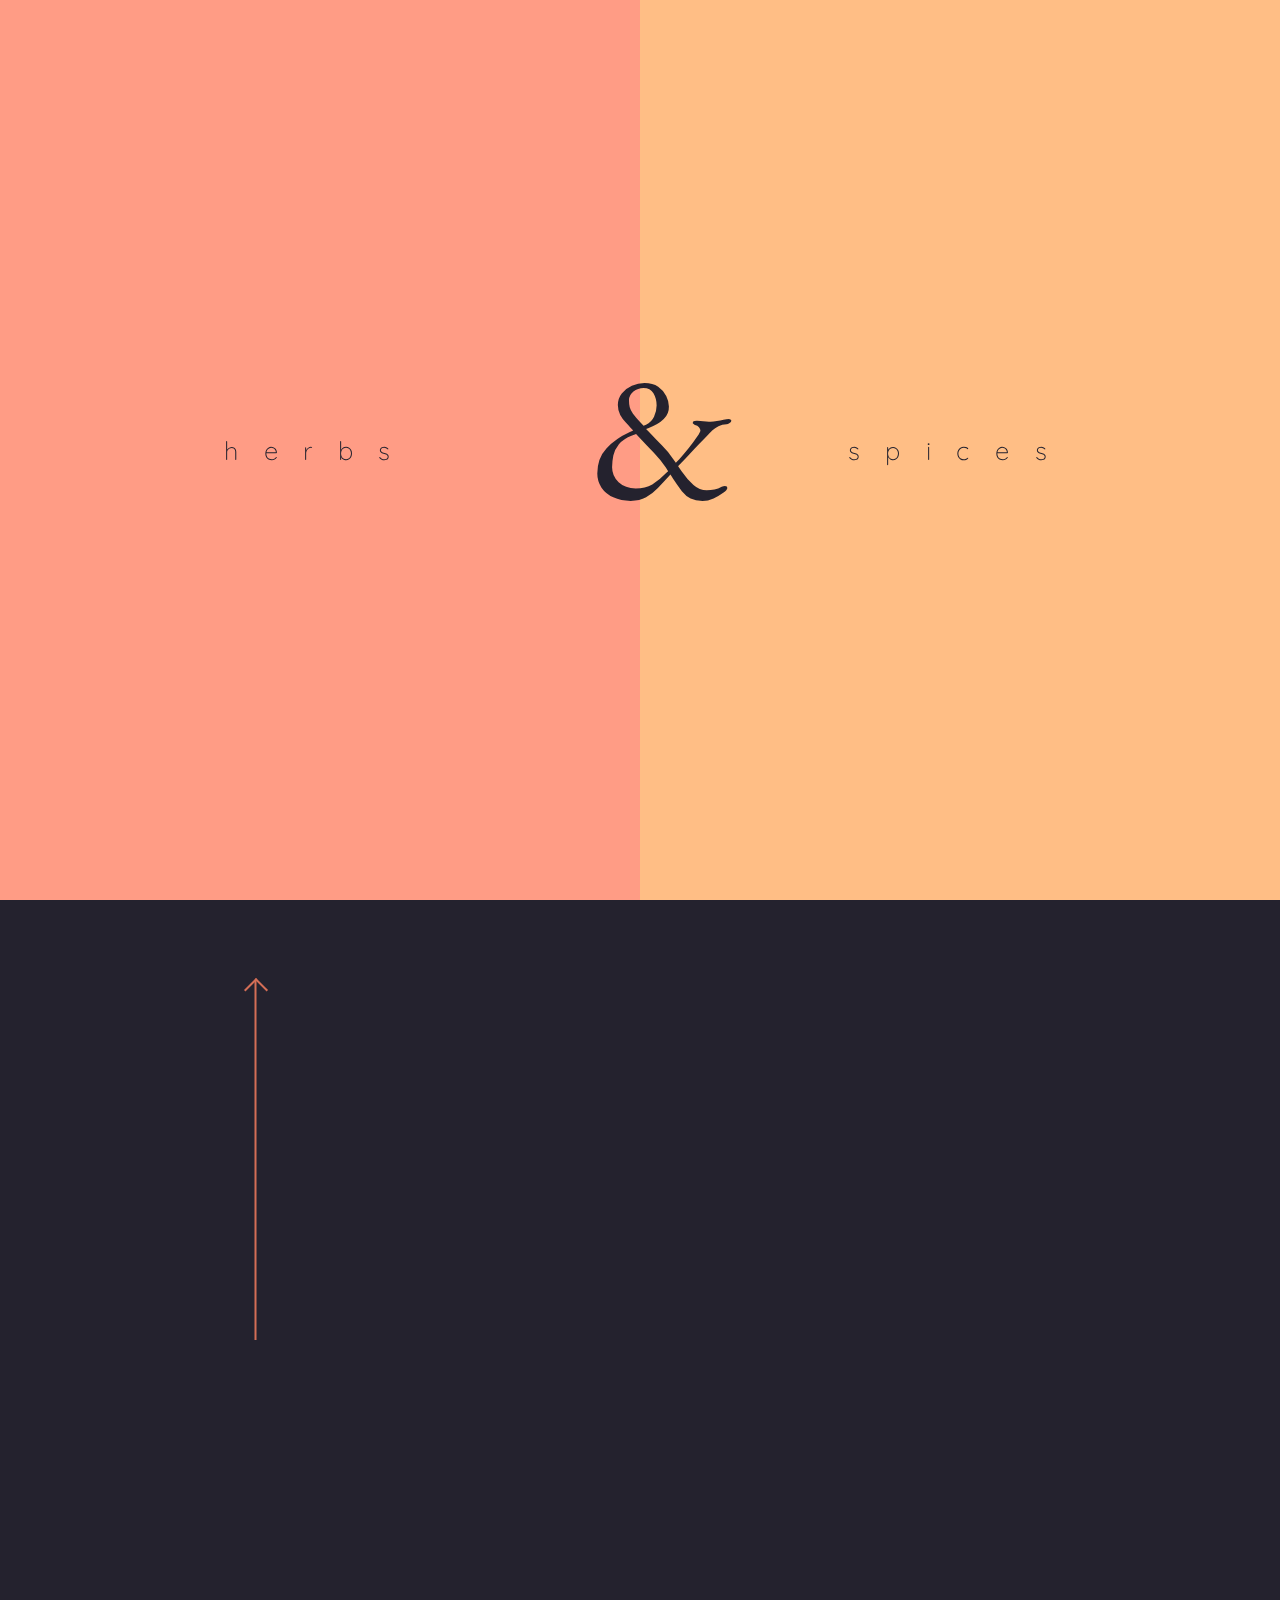
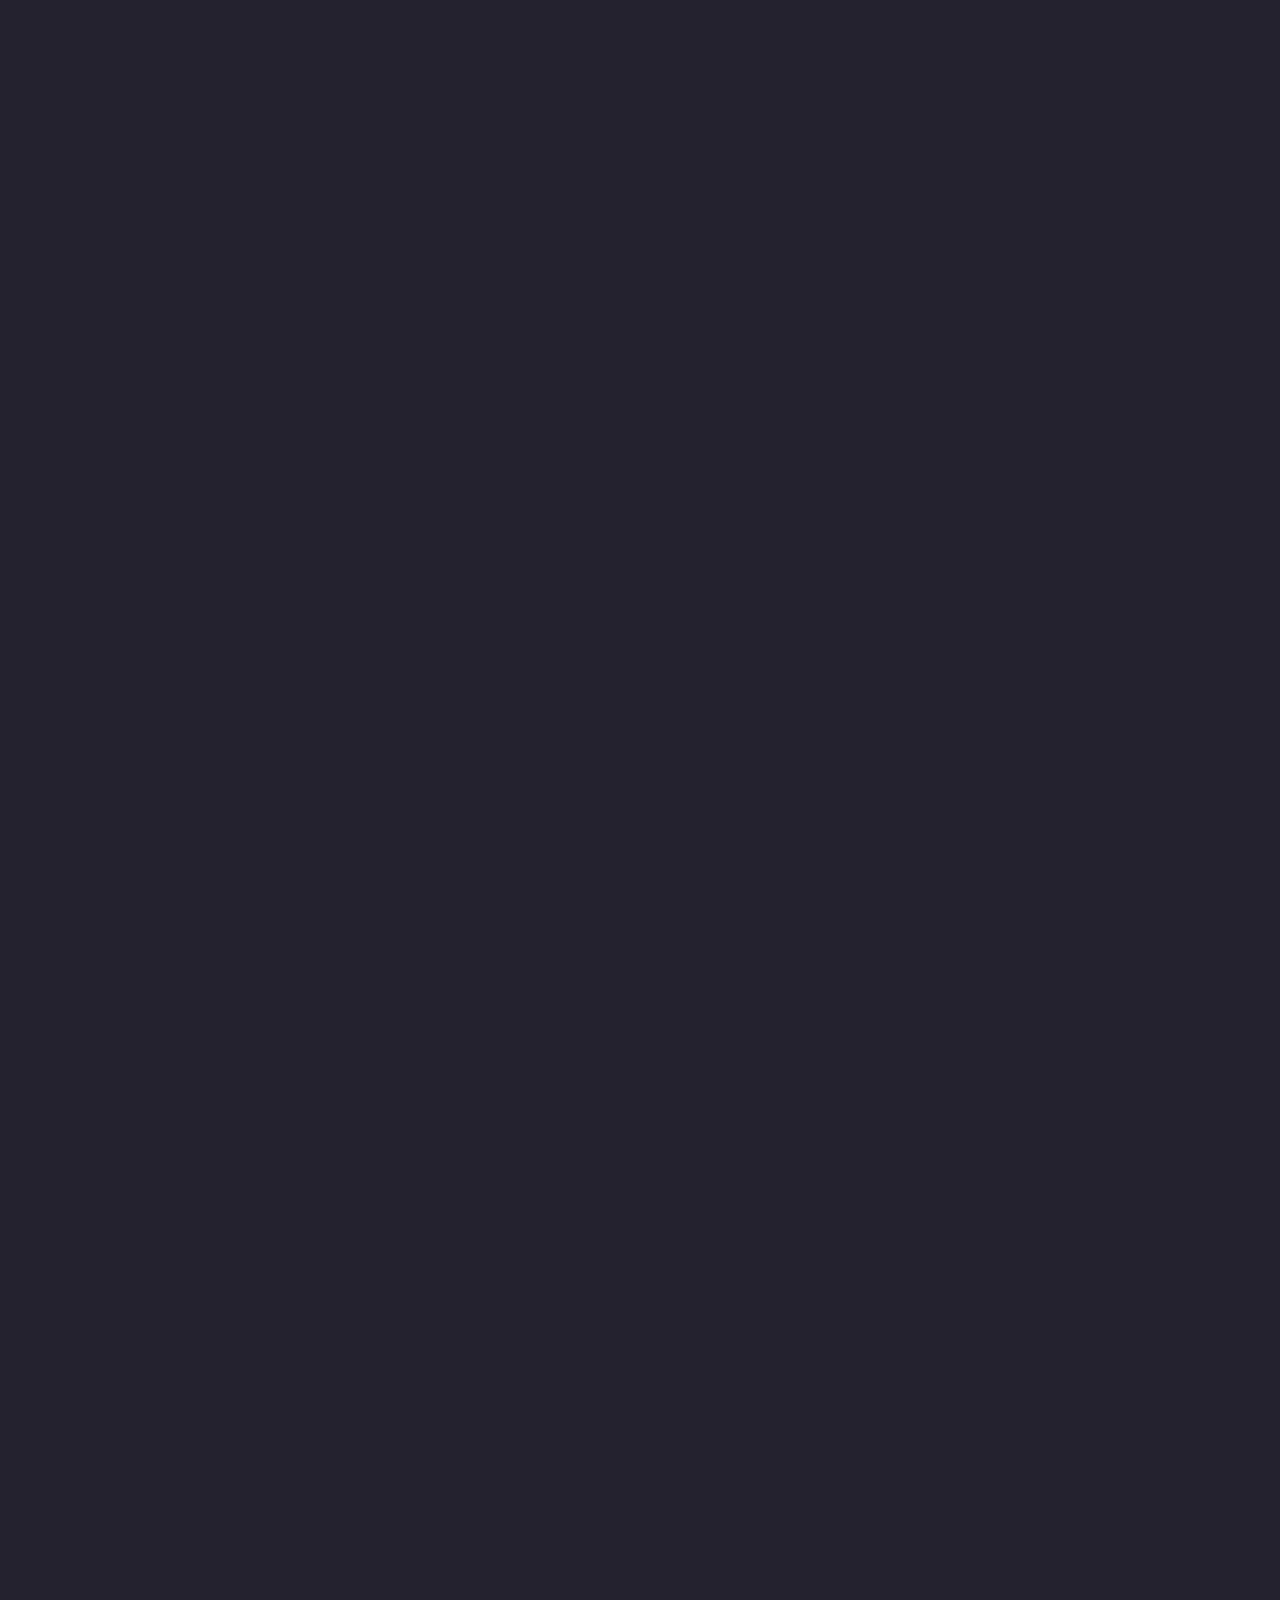
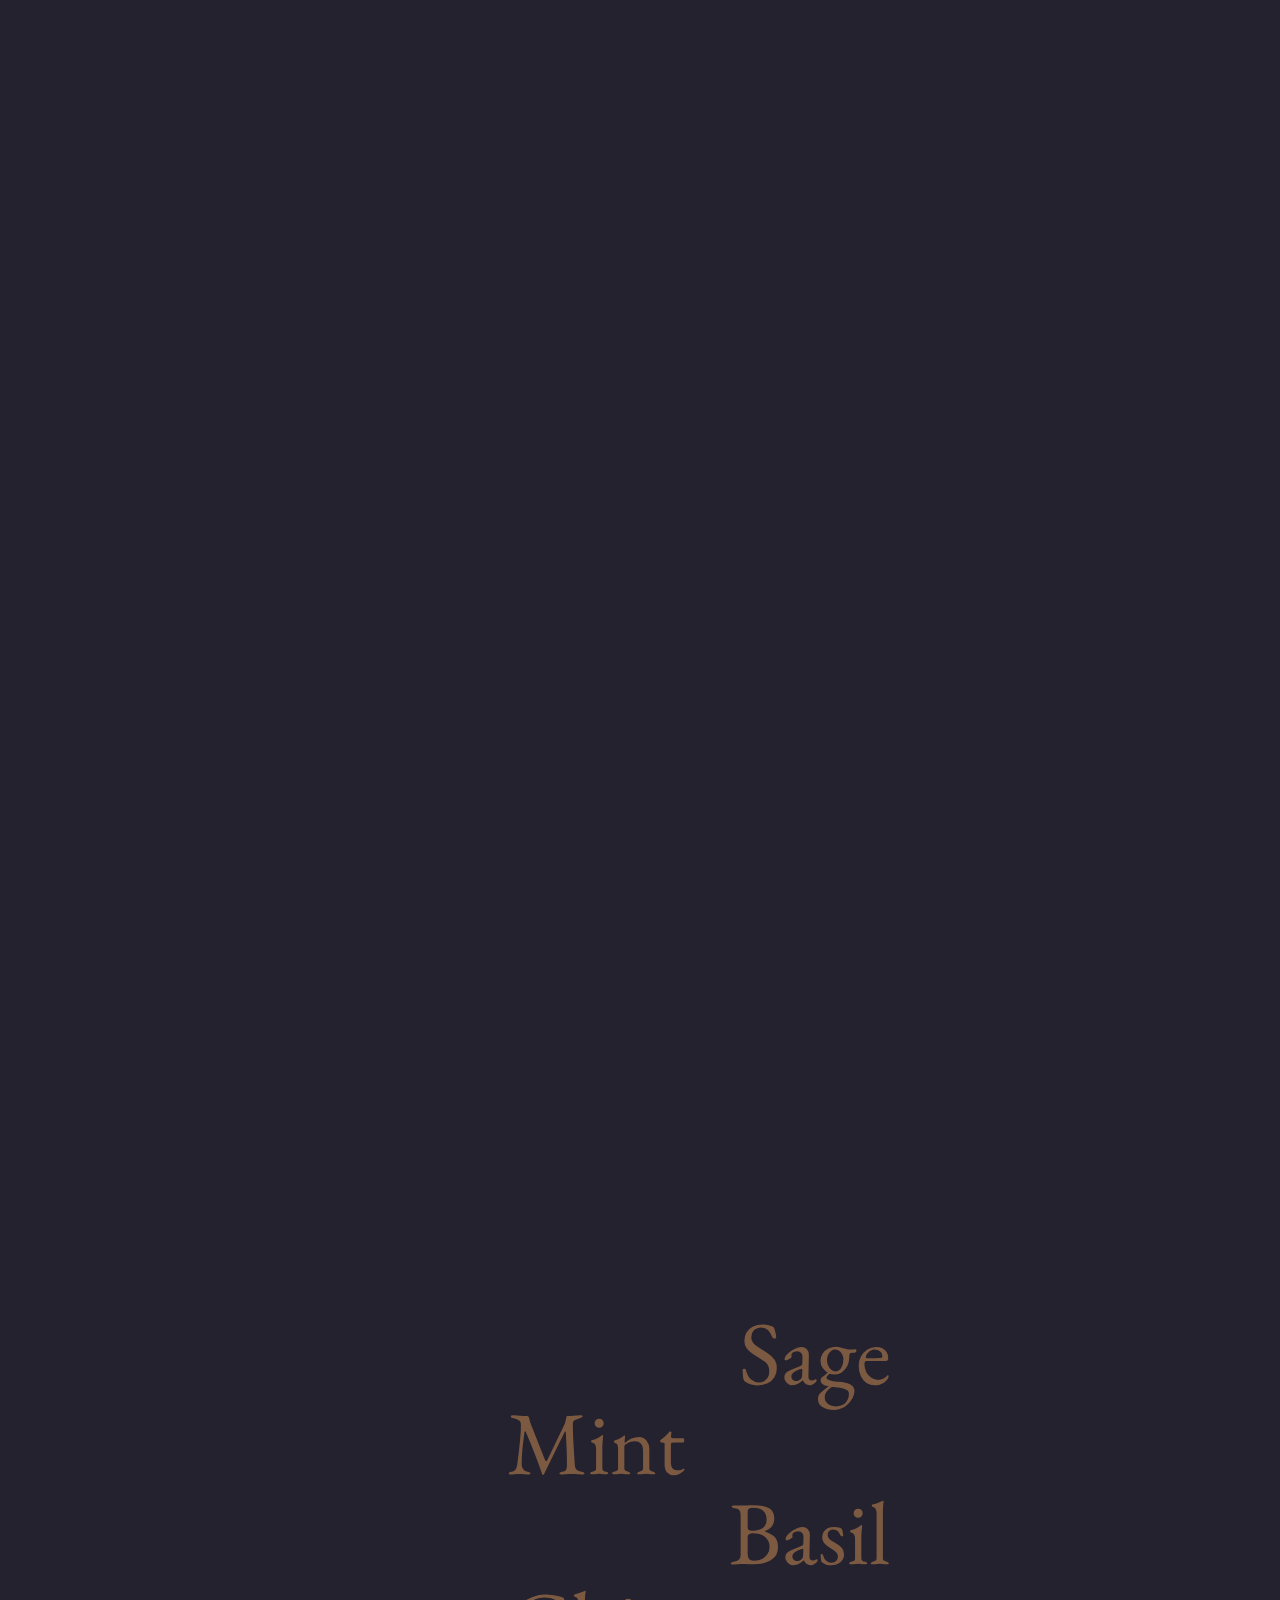
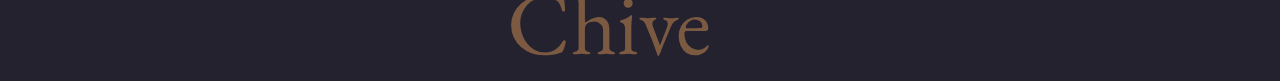
<file: index.html>
<!DOCTYPE html>
<html lang="en">
    
<head>
    <title>H & S</title>
    <meta charset="utf-8">
    <meta http-equiv="X-UA-Compatible" content="IE=edge">
    <meta name="author" content="Riley Hoff">
    <meta name="description" content="Herbs and Spices design case study">
    <meta name="viewport" content="width=device-width, initial-scale=1">
    <link href="style.css" rel="stylesheet" type="text/css" media="screen" />
    <link href="https://fonts.googleapis.com/css?family=EB+Garamond|Quicksand:300&display=swap" rel="stylesheet">  
    <script src="script.js"></script>
    <!--[if lt IE 9]>
<script src="//html5shim.googlecode.com/sin/trunk/html5.js"></script>
<![endif]-->
</head>

<body id="index" class="">
    <div id="title">
    <a href="#" onmouseover="herbHoverOver()" onmouseout="herbHoverOut()" onclick="herbOpen()"><h1 id="herbs" >herbs</h1></a>
    <a href="#" onclick="infoExit()"><h1 id="and">&</h1></a>
    <a href="#" onmouseover="spiceHoverOver()" onmouseout="spiceHoverOut()" onclick="spiceOpen()"><h1 id="spices" >spices</h1></a>
    </div>

    <div id="herbBg" ></div>
    <div id="spiceBg"  ></div>
    
    <div id="upArrow" class="upArrow">
        <div class="head"></div>
        <div class="line"></div>
    </div>
    <div id="downArrow" class="downArrow">
            <div class="line"></div>
            <div class="head"></div>
        </div>

    <article class="herbs">
        <div class="item"><p onclick="showDesc(this)">Sage</p></div>
        <div class="item"><p onclick="showDesc(this)">Mint</p></div>
        <div class="item"><p onclick="showDesc(this)">Basil</p></div>
        <div class="item"><p onclick="showDesc(this)">Chive</p></div>
    </article>
    <article class="spice">
        <div class="item"><p onclick="showDesc(this)">Turmeric</p></div>
        <div class="item"><p onclick="showDesc(this)">Cumin</p></div>
        <div class="item"><p onclick="showDesc(this)">Paprika</p></div>
        <div class="item"><p onclick="showDesc(this)">Nutmeg</p></div>
    </article>
    <div id="descFull">
        <h2 id="descTitle"></h2>
        <p id="desc"></p>
    </div>
    <div id="down" class="btn" onclick="getNextDesc()"></div>
    <div id="up" class="btn" onclick="getPrevDesc()"></div>
   </body>
</html>
</file>
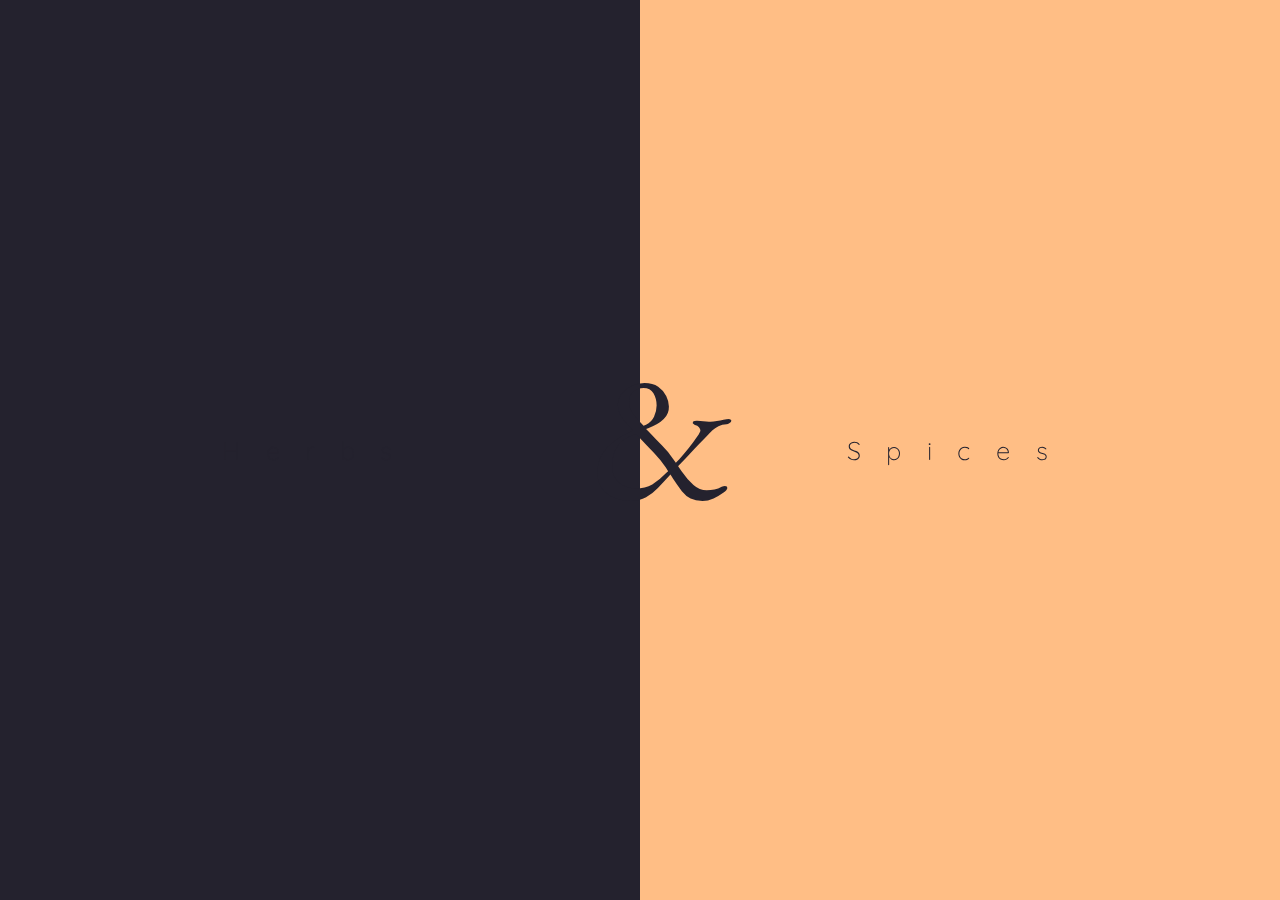
<file: spices.html>
<!DOCTYPE html>
<html lang="en">

<head>
    <title>Spices</title>
    <meta charset="utf-8">
    <meta http-equiv="X-UA-Compatible" content="IE=edge">
    <meta name="author" content="Riley Hoff">
    <meta name="description" content="Herbs and Spices design case study">
    <meta name="viewport" content="width=device-width, initial-scale=1">
    <link href="style.css" rel="stylesheet" type="text/css" media="screen" />
    <link href="https://fonts.googleapis.com/css?family=EB+Garamond|Quicksand:300&display=swap" rel="stylesheet"> 
    <script src="script.js"></script>
    <!--[if lt IE 9]>
<script src="//html5shim.googlecode.com/sin/trunk/html5.js"></script>
<![endif]-->
</head>

<body id="spices">
    <div id="title" >
    <h1 id="herbs" class="sMain">Herbs</h1>
    <h1 id="and" class="sMain">&</h1>
    <h1 id="spices" class="sMain">Spices</h1>
    </div>

    <div id="spiceBg"></div>
    

    <script>
        window.onscroll = function () {
            scrollFunction()
        }; 
    </script>
</body>
</html>
</file>
<file: style.css>
/* 
Herbs and Spices case study
Created by: Riley Hoff
*/
body{
    background-color: #24222E;
    font-family: 'EB Garamond', serif;
    overflow: hidden;
}
article.herbs{
    position: relative;
    top: 500vh;
    margin: 0 39vw;
}
article.spice{
    position: relative;
    top: -500vh;
    margin: 0 34vw;
}

/* title screen */
h1{
    font-family: 'Quicksand', sans-serif;
    font-weight: 300;
    letter-spacing: 2vw;
    font-size: 16pt;
    display: inline-block;
    margin: 0;
    color: #24222E;
    }
div#title{
    position: fixed;
    width: 100%;
    top: 47%;
    left: 0;
    height: 400px;
    margin-top: -200px;
    line-height: 400px;
    text-align: center;
}
h1#herbs{
    float: left;
    width: 50%;
    
}
h1#spices{
    float: right;
    width: 50%;
}
h1#and{
    font-family: 'EB Garamond', serif;
    position: fixed;
    text-align: center;
    left: 50%;
    width: 100px;
    margin-left: -50px;
    font-size: 15vw;
    line-height: 390px;
    z-index:500;
    transition: all .5s ;
}
a{
    color: #24222E;
}
div#herbBg{
    height: 100vh;
    width: 50vw;
    position: fixed;
    top: 0;
    left: 0;
    background-color: #FF9C85;
    z-index: -500;
    transition: all 1s ease-in-out;
    animation: 1s ease-in-out 0s 1 slideUp;
}
div#spiceBg{
    height: 100vh;
    width: 50vw;
    position: fixed;
    top: 0;
    right: 0;
    background-color: #FFBE85;
    z-index: -500;
    transition: all 1s ease-in-out;
    animation: 1s ease-in-out 0s 1 slideDown;
}
/*ccs arrows for title page */
div.upArrow{
    position: fixed;
    bottom: -50vh;
    left: 20%;
    width: 25px; 
    margin-left: -12.5px;   
    }
div.upArrow.hover {
    transform: translateY(-80vh);
    transition: all 2s;
}
div.downArrow.hover {
    transform: translateY(80vh);
    transition: all 2s;
}
div.downArrow{
    position: fixed;
    top: -50vh;
    right: 20%;
    width: 25px;
    margin-right: -12.5px;
    padding-bottom: 15px;
}
.head{
    height: 15px;
    width: 15px;
    border-top: solid #D46E56 2px;  
    border-left: solid #D46E56 2px;
    transform: rotate(45deg);
    transform-origin: 0 100%;
}
.line{
    height: 40vh;
    width: 0;
    border-right: solid #D46E56 2px;
    transform: translate(10.5px,-10px);
}
div.downArrow .head{
    border-bottom: solid #D49156 2px;  
    border-right: solid #D49156 2px;
    border-top: none;
    border-left: none; 
}
div.downArrow .line{
    border-color: #D49156;
    transform: translate(10.5px,27px);
    transition: all 1s;
}

/* info pages */
.item {
    width: 60vw;
    height: 10vh;
    margin: 0 0 0 -10vw;
}
body.herbs .item{
    width: 40vw;
}
article p{ 
    font-size: 36pt;
    color: #7c5a42; /* spice */
    margin: 0;
    padding: 0;
    line-height: 36pt;
    width: 100%;
}
body.spice article p{
    color: #b15f4e;
}
div.item:nth-child(odd) {
    text-align: right;
}
.item p:hover{
    color: #59393a; /*spice*/
    transition: all .1s 0s;
    cursor: pointer;
}
/* herbs info page */
body.herbs .item p:hover{
    color: #59443a;
}
body.herbs .upArrow, body.info .downArrow {
    transform: translateY(-200vh);
}
body.herbs {
    background-color: #D46E56;
}
body.herbs article.spice{
    display: none;
}
body.herbs div#spiceBg, body.herbs h1#spices{
    transition: all 1s .5s;
    transform: translateX(50vw);
}
body.herbs h1#herbs{
    transition: all 1.5s 1s cubic-bezier(0.075, 0.82, 0.165, 1);
    transform: translateY(-40vh);
    letter-spacing: 4vw;
}
body.herbs h1#and {
    transition: all 1.5s 1s cubic-bezier(0.075, 0.82, 0.165, 1);
    left: 95vw;
    opacity: .2;
}
body.herbs article.herbs{
    width: 30vw;
    display: block;
    top: 30vh;
    transition: all 1s 2s;
}

/* spice info page */
body.spice {
    background-color: #D49156;
}
body.spice article.herbs{
    display: none;
}
body.spice div#herbBg, body.spice h1#herbs{
    transition: all 1s .5s;
    transform: translateX(-50vw);
}
body.spice .upArrow, body.info .downArrow {
    transform: translateY(200vh);
}
body.spice h1#spices{
    transition: all 1.5s 1s cubic-bezier(0.075, 0.82, 0.165, 1);
    transform: translateY(-40vh);
    letter-spacing: 4vw;
}
body.spice h1#and {
    transition: all 1.5s 1s cubic-bezier(0.075, 0.82, 0.165, 1);
    left: 10vw;
    opacity: .2;
}
body.spice article.spice{
    width: 30vw;
    display: block;
    top: 30vh;
    transition: all 1s 2s;
}

/*  Description pages */
#desc{
    display: none;
    position: fixed;
    padding: 0;
    margin: 0;
    top: 35vh;
    left: 20vw;
    width: 60vw;
    font-size: 14pt;
}
#descTitle{
    display: none;
    position: fixed;
    margin: 0;
    padding: 0;
    left: 20vw;
    width: 60vw;
    text-align: center;
    top: 25vh;
    font-size: 24pt;
    line-height: 4vw;
}
body.desc #desc{
    display: block;
    animation: fadeIn 1s 1.2s linear 1 backwards;
}
body.desc #descTitle{
    display: block;
    animation: fadeIn 1s 1s linear 1 backwards;
}
body.desc .upArrow{
    display: none;
}
body.desc .downArrow{
    display: none;
}
.btn{
    position: fixed;
    left: 50vw;
    margin-left: -10px;
    width: 20px;
    height: 20px;
    transform: rotate(45deg);
    cursor: pointer;
    display: none;
    animation: fadeIn 1s 2s linear 1 backwards;
}
body.desc .btn{
    display: block;
}
#up{
    position: fixed;
    top: 15vh;
    border-top: 2px solid black;
    border-left: 2px solid black;
}
#down{
    top:85vh;
    border-bottom: 2px solid black;
    border-right: 2px solid black;
}
/* spice description */
.spice.desc #spiceBg{
    width: 100vw;
}
body.spice.desc h1#spices{
    transform: translate(-50vw,-40vh);
    transition: transform 1s ease-in-out;
}
.spice.desc .item{
    transition: all 1s ease-in-out;
    transition: height 1s 1s ease-in-out;
    transform: translateX(-100vw);
    text-align: right;
    height: 5vh;
}
.item p::before{
    content: "";
    position: absolute;
    display: block;
    width: 7px;
    border-radius: 50%;
    font-size: 14pt;
    top: 7vh;
    left: 162vw;
    height: 7px;
    line-height: 5vh;
    padding: 0;
    text-align: center;
    background-color: #d39f74;
}
.spice.desc p::before{
    animation: fadeIn 1s 2s 1 backwards;
}
.item p:hover::before{
    background-color: #7c5a42
}
.item p.active::before{
    background-color: #59443a;
}
.spice.desc .btn{
    border-color: #D49156 !important;
}
/* herb description */
.herbs.desc #herbBg{
    width: 100vw;
}

.herbs.desc .item{
    transition: all 1s ease-in-out;
    transition: height 1s 1s ease-in-out;
    transform: translateX(-195vw);
    text-align: right;
    height: 5vh;
}
.herbs .item p::before{
    left: 170vw;
    line-height: 5vh;
    background-color: #d38474;
}
.herbs.desc p::before{
    animation: fadeIn 1s 2s 1 backwards;
}
.herbs .item p:hover::before{
    background-color: #59393a;
}
.herbs .item p.active::before{
    background-color: #59393a;
}
.herbs.desc .btn{
    border-color: #b15f4e !important;
}

/* animations */

@keyframes slideUp {
    0% {
        transform: translateY(-100vh);
    }
    100%{
        transform: translateY(0);
    }
}
@keyframes slideDown {
    0% {
        transform: translateY(200vh);
    }
    100%{
        transform: translateY(0);
    }
}
@keyframes fadeIn {
    from { opacity: 0; }
    to { opacity: 1; }
}

/* desktop only */
@media only screen and (min-width: 786px){

        /*title*/
    h1{
        font-size: 2vw;
        }
    div#title{
        top: 50%;
    }
    h1#and{
        width: 100px;
        margin-left: -50px;
        line-height: 360px;
    }
    /* both info pages */
    .item {
        width: 30vw;
        margin: 0;
    }
    body.herbs .item{
        width: 20vw;
    }
    article p{
        font-size: 7vw;
        line-height: 10vh;
    }
    div.upArrow.hover {
        transition: all 1s;
    }
    div.downArrow.hover {
        transition: all 1s;

    /*herbs*/
    }body.herbs h1#and {
        transition: all 1.5s 1s cubic-bezier(0.075, 0.82, 0.165, 1);
        left: 98vw;
        opacity: .2;
    }
    body.herbs h1#and:hover{
        transition: .3s 0s;
        opacity: 1;
        left: 94vw;
    }

    /* spice */
    body.spice h1#and {
        transition: all 1.5s 1s cubic-bezier(0.075, 0.82, 0.165, 1);
        left: 0;
        opacity: .2;
    }
    body.spice h1#and:hover{
        transition: .3s 0s;
        opacity: 1;
        left: 2vw;
    }
    /* description pages */
    #desc{
        top: 47vh;
        font-size: 2vw;
    }
    #descTitle{
        top: 35vh;
        font-size: 4vw;
    }

    #up{
        top: 20vh;
    }
    #down{
        top:80vh;
    }
    .item p::before{
        width: 10px;
        top: 10vh;
        left: 160vw;
        height: 10px;

    }
    .herbs .item p::before{
        left: 160vw;
        line-height: 5vh;
        background-color: #d38474;
    }
}
</file>
